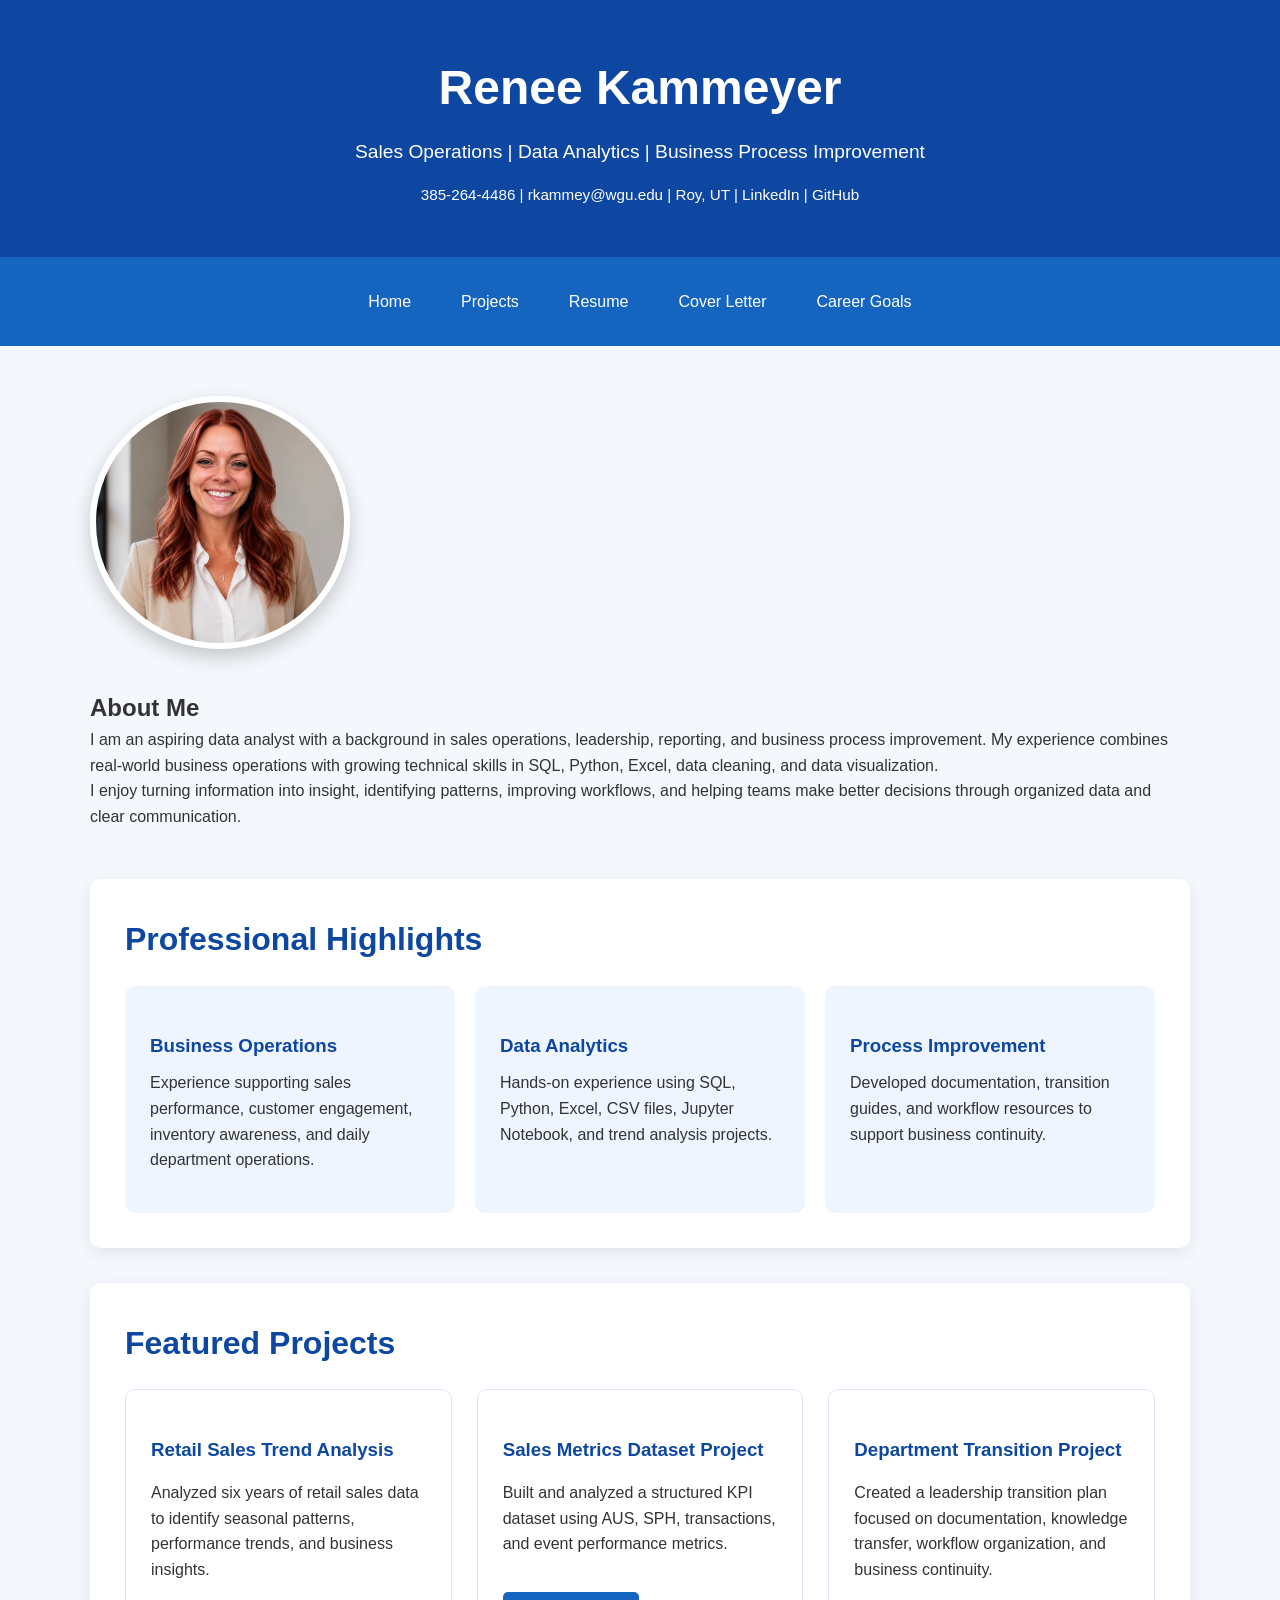
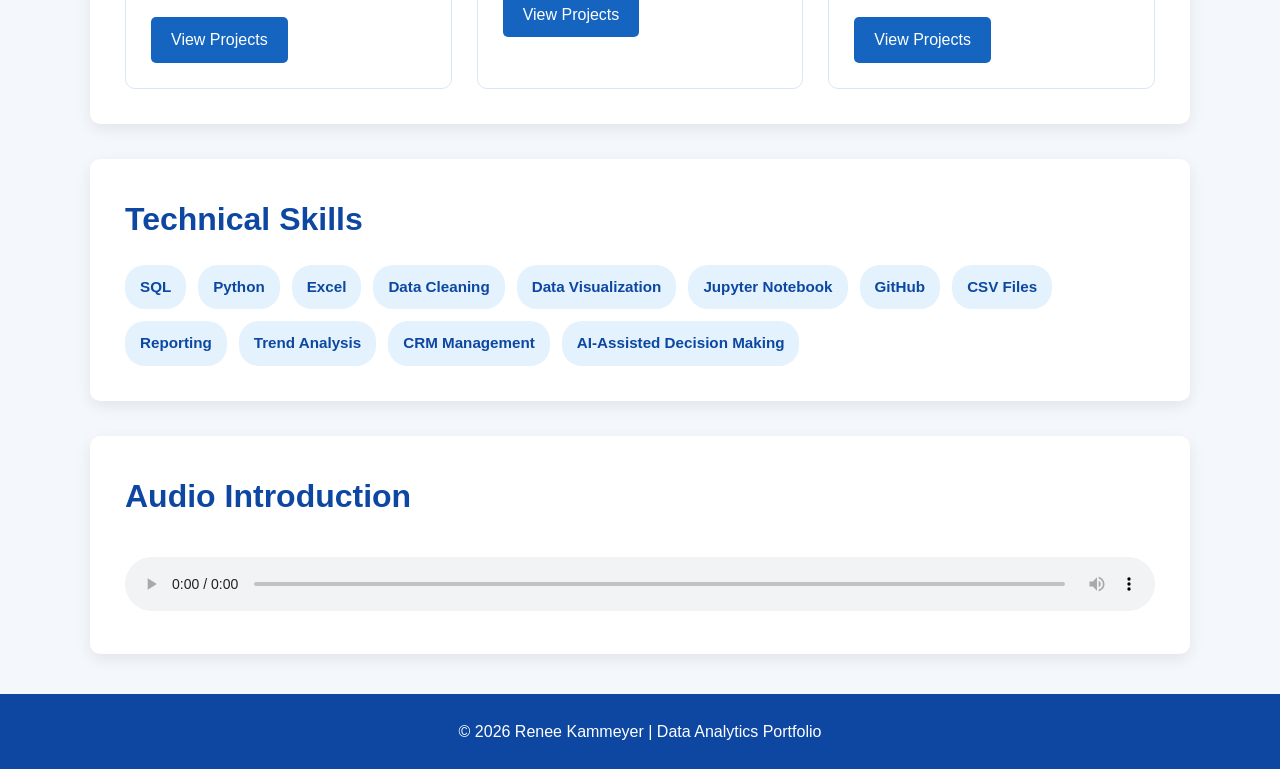
<file: index.html>
<!DOCTYPE html>

<html lang="en">

<head>

    <meta charset="UTF-8">

    <meta name="viewport" content="width=device-width, initial-scale=1.0">

    <title>Renee Kammeyer | Data Analytics Portfolio</title>

    <link rel="stylesheet" href="style.css">

</head>

<body>

<header class="site-header">

    <div class="container">

        <h1>Renee Kammeyer</h1>

        <p class="tagline">Sales Operations | Data Analytics | Business Process Improvement</p>

        <p class="contact-line">

            <a href="tel:3852644486">385-264-4486</a> |

            <a href="mailto:rkammey@wgu.edu">rkammey@wgu.edu</a> |

            Roy, UT |

            <a href="https://www.linkedin.com/in/renee-kammeyer" target="_blank">LinkedIn</a> |

            <a href="https://github.com/rk0928" target="_blank">GitHub</a>

        </p>

    </div>

</header>

<nav class="navbar">

    <a href="index.html">Home</a>

    <a href="projects.html">Projects</a>

    <a href="resume.html">Resume</a>

    <a href="cover-letter.html">Cover Letter</a>

    <a href="career-goals.html">Career Goals</a>

</nav>

<main class="container">

    <section class="hero">

        <img src="profile_2.jpg" alt="Professional photo of Renee Kammeyer" class="profile-photo">

        <div>

            <h2>About Me</h2>

            <p>

                I am an aspiring data analyst with a background in sales operations,

                leadership, reporting, and business process improvement. My experience

                combines real-world business operations with growing technical skills in

                SQL, Python, Excel, data cleaning, and data visualization.

            </p>

            <p>

                I enjoy turning information into insight, identifying patterns, improving

                workflows, and helping teams make better decisions through organized data

                and clear communication.

            </p>

        </div>

    </section>

    <section class="section-box">

        <h2>Professional Highlights</h2>

        <div class="highlight-grid">

            <div class="highlight-card">

                <h3>Business Operations</h3>

                <p>Experience supporting sales performance, customer engagement, inventory awareness, and daily department operations.</p>

            </div>

            <div class="highlight-card">

                <h3>Data Analytics</h3>

                <p>Hands-on experience using SQL, Python, Excel, CSV files, Jupyter Notebook, and trend analysis projects.</p>

            </div>

            <div class="highlight-card">

                <h3>Process Improvement</h3>

                <p>Developed documentation, transition guides, and workflow resources to support business continuity.</p>

            </div>

        </div>

    </section>

    <section class="section-box">

        <h2>Featured Projects</h2>

        <div class="project-grid">

            <div class="project-card">

                <h3>Retail Sales Trend Analysis</h3>

                <p>

                    Analyzed six years of retail sales data to identify seasonal patterns,

                    performance trends, and business insights.

                </p>

                <a href="projects.html" class="button-link">View Projects</a>

            </div>

            <div class="project-card">

                <h3>Sales Metrics Dataset Project</h3>

                <p>

                    Built and analyzed a structured KPI dataset using AUS, SPH,

                    transactions, and event performance metrics.

                </p>

                <a href="projects.html" class="button-link">View Projects</a>

            </div>

            <div class="project-card">

                <h3>Department Transition Project</h3>

                <p>

                    Created a leadership transition plan focused on documentation,

                    knowledge transfer, workflow organization, and business continuity.

                </p>

                <a href="projects.html" class="button-link">View Projects</a>

            </div>

        </div>

    </section>

    <section class="section-box">

        <h2>Technical Skills</h2>

        <div class="skills-grid">

            <span>SQL</span>

            <span>Python</span>

            <span>Excel</span>

            <span>Data Cleaning</span>

            <span>Data Visualization</span>

            <span>Jupyter Notebook</span>

            <span>GitHub</span>

            <span>CSV Files</span>

            <span>Reporting</span>

            <span>Trend Analysis</span>

            <span>CRM Management</span>

            <span>AI-Assisted Decision Making</span>

        </div>

    </section>

    <section class="section-box">

        <h2>Audio Introduction</h2>

        <audio controls>

            <source src="audio_2.m4a" type="audio/mp4">

            Your browser does not support the audio element.

        </audio>

    </section>

</main>

<footer class="site-footer">

    <p>&copy; 2026 Renee Kammeyer | Data Analytics Portfolio</p>

</footer>

</body>

</html>
</file>
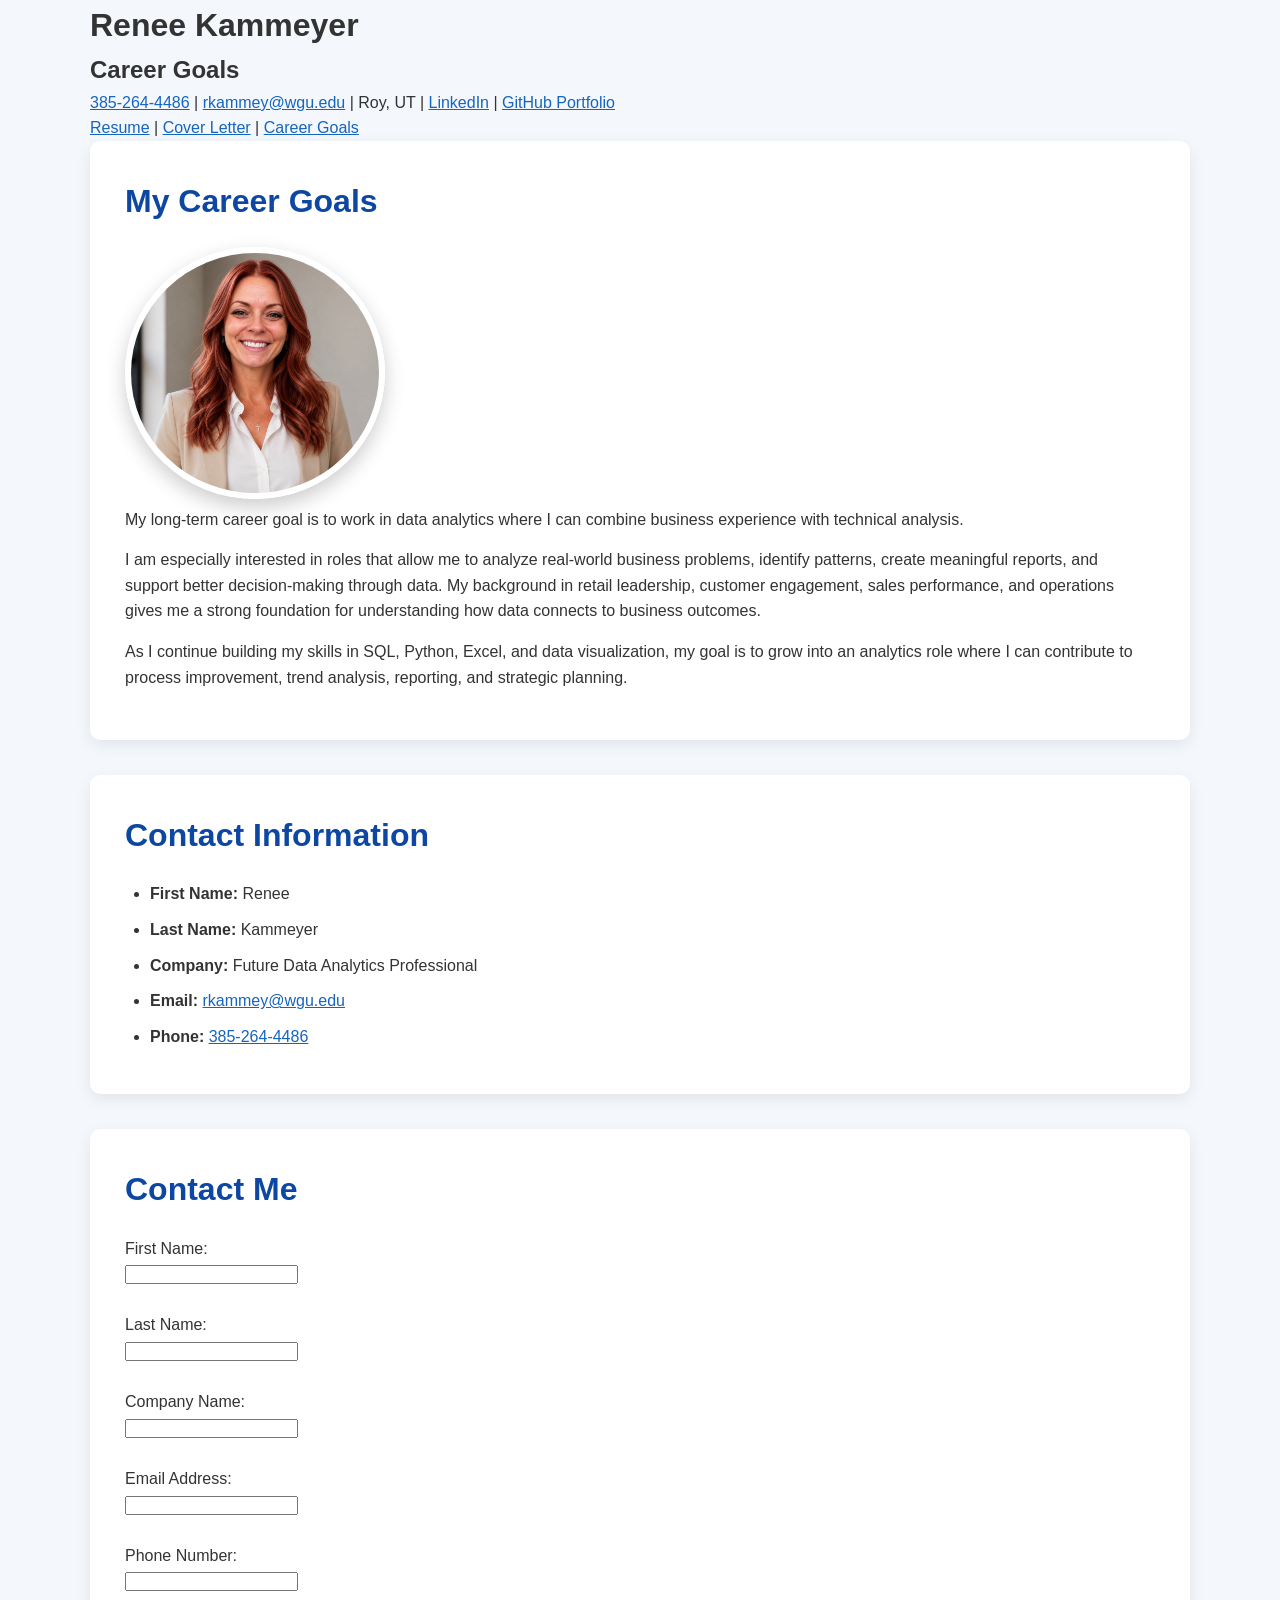
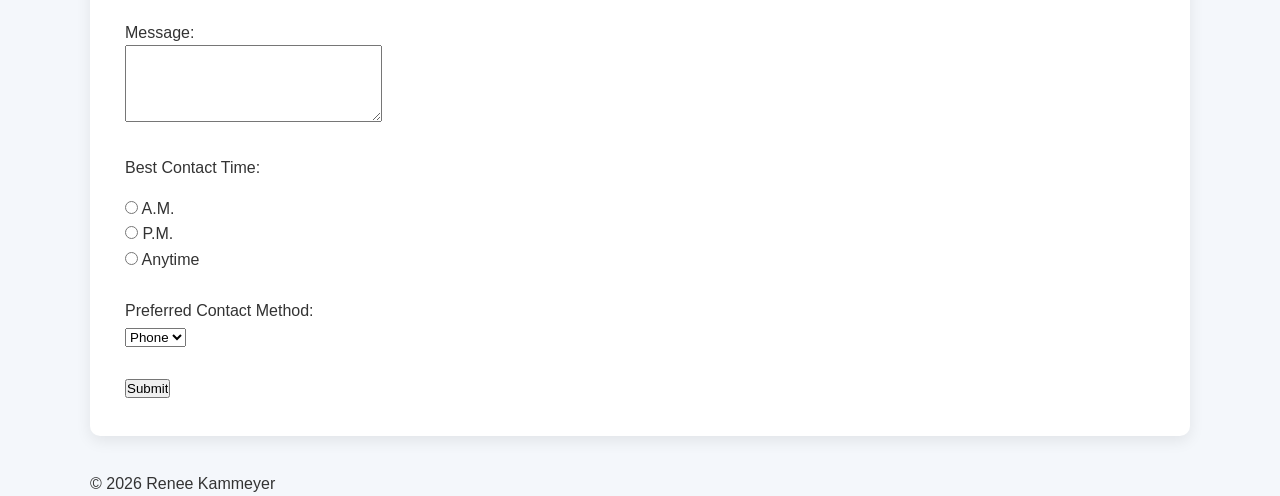
<file: career-goals.html>
<!DOCTYPE html>
<html lang="en">
<head>
    <meta charset="UTF-8">
    <meta name="viewport" content="width=device-width, initial-scale=1.0">
    <title>Career Goals - Renee Kammeyer</title>
    <link rel="stylesheet" href="style.css">
</head>
<body>

<div class="container">

    <header id="main-header">
        <h1 id="main-title">Renee Kammeyer</h1>
        <h2>Career Goals</h2>
        <p>
            <a href="tel:3852644486">385-264-4486</a> |
            <a href="mailto:rkammey@wgu.edu">rkammey@wgu.edu</a> |
            Roy, UT |
            <a href="https://www.linkedin.com/in/renee-kammeyer" target="_blank">LinkedIn</a> |
            <a href="https://github.com/rk0928" target="_blank">GitHub Portfolio</a>
        </p>
    </header>

    <nav class="navigation">
        <a href="index.html">Resume</a> |
        <a href="cover-letter.html">Cover Letter</a> |
        <a href="career-goals.html">Career Goals</a>
    </nav>

    <main>

        <section class="section-box">
            <h2>My Career Goals</h2>

            <img src="profile_2.jpg" alt="Professional photo of Renee Kammeyer" class="profile-photo">

            <p class="highlight">
                My long-term career goal is to work in data analytics where I can combine business experience with technical analysis.
            </p>

            <p>
                I am especially interested in roles that allow me to analyze real-world business problems,
                identify patterns, create meaningful reports, and support better decision-making through data.
                My background in retail leadership, customer engagement, sales performance, and operations gives
                me a strong foundation for understanding how data connects to business outcomes.
            </p>

            <p>
                As I continue building my skills in SQL, Python, Excel, and data visualization, my goal is to grow
                into an analytics role where I can contribute to process improvement, trend analysis, reporting,
                and strategic planning.
            </p>
        </section>

        <section class="section-box">
            <h2>Contact Information</h2>

            <ul class="contact-list">
                <li><strong>First Name:</strong> Renee</li>
                <li><strong>Last Name:</strong> Kammeyer</li>
                <li><strong>Company:</strong> Future Data Analytics Professional</li>
                <li><strong>Email:</strong> <a href="mailto:rkammey@wgu.edu">rkammey@wgu.edu</a></li>
                <li><strong>Phone:</strong> <a href="tel:3852644486">385-264-4486</a></li>
            </ul>
        </section>

        <section class="section-box">
            <h2>Contact Me</h2>

            <form action="https://wp.zybooks.com/form-viewer.php" method="post">

                <label for="firstname">First Name:</label><br>
                <input type="text" id="firstname" name="firstname"><br><br>

                <label for="lastname">Last Name:</label><br>
                <input type="text" id="lastname" name="lastname"><br><br>

                <label for="company">Company Name:</label><br>
                <input type="text" id="company" name="company"><br><br>

                <label for="email">Email Address:</label><br>
                <input type="email" id="email" name="email"><br><br>

                <label for="phone">Phone Number:</label><br>
                <input type="tel" id="phone" name="phone"><br><br>

                <label for="message">Message:</label><br>
                <textarea id="message" name="message" rows="5" cols="30"></textarea><br><br>

                <p>Best Contact Time:</p>

                <input type="radio" id="am" name="contacttime" value="am">
                <label for="am">A.M.</label><br>

                <input type="radio" id="pm" name="contacttime" value="pm">
                <label for="pm">P.M.</label><br>

                <input type="radio" id="anytime" name="contacttime" value="anytime">
                <label for="anytime">Anytime</label><br><br>

                <label for="contactmethod">Preferred Contact Method:</label><br>
                <select id="contactmethod" name="contactmethod">
                    <option value="phone">Phone</option>
                    <option value="email">Email</option>
                    <option value="text">Text</option>
                </select><br><br>

                <input type="submit" value="Submit">

            </form>
        </section>

    </main>

    <footer id="page-footer">
        <p>&copy; 2026 Renee Kammeyer</p>
    </footer>

</div>

</body>
</html>
</file>
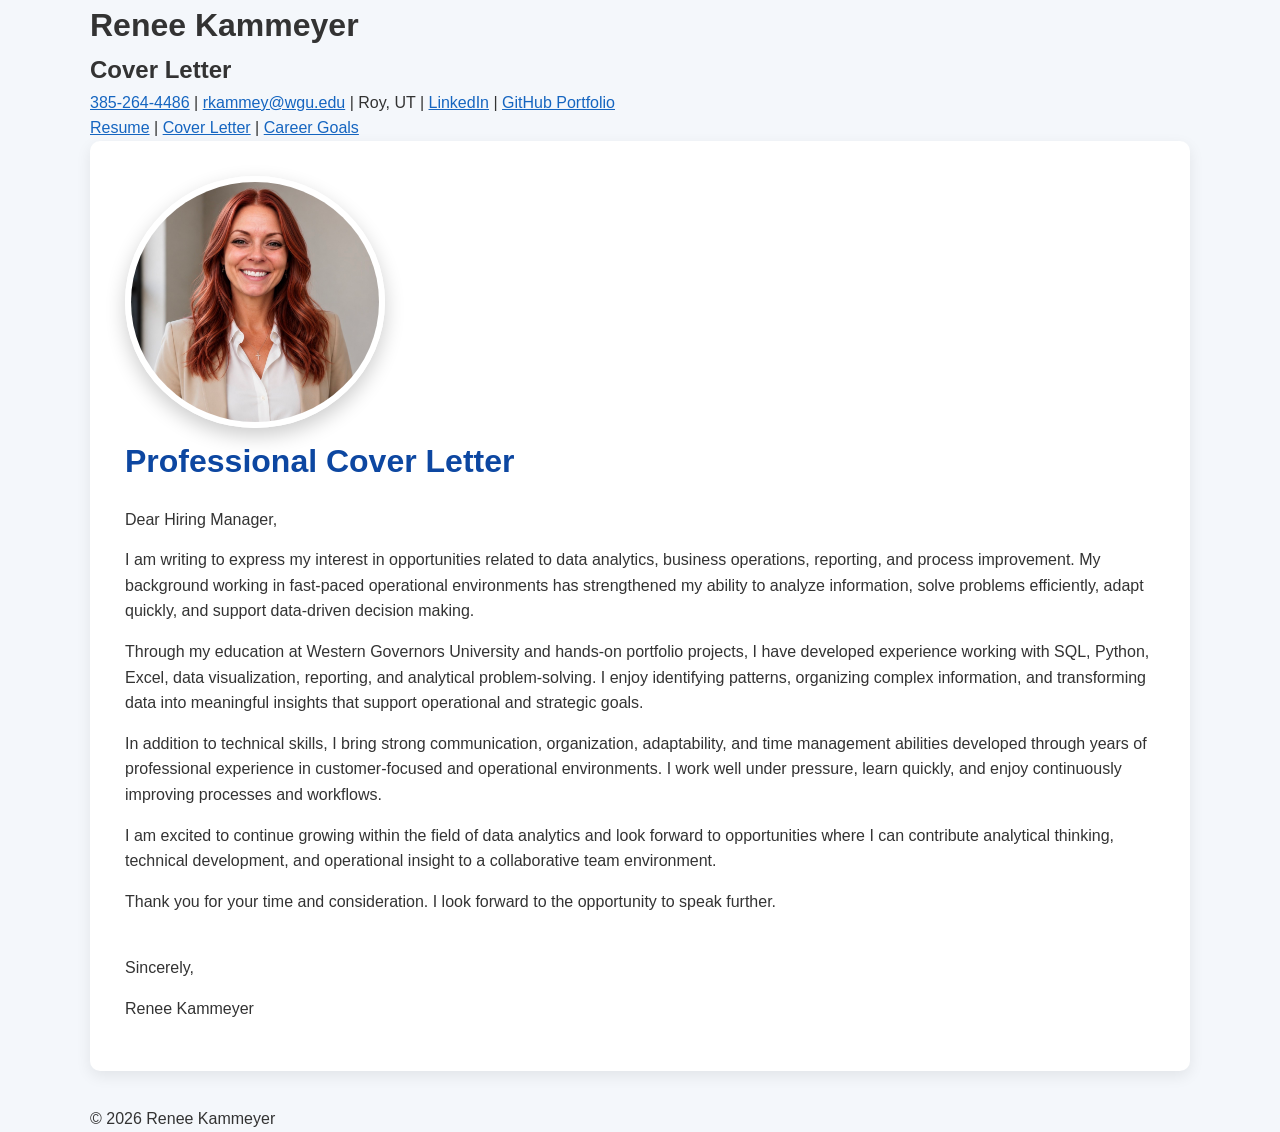
<file: cover-letter.html>
<!DOCTYPE html>
<html lang="en">
<head>
    <meta charset="UTF-8">
    <meta name="viewport" content="width=device-width, initial-scale=1.0">
    <title>Cover Letter - Renee Kammeyer</title>
    <link rel="stylesheet" href="style.css">
</head>
<body>

<div class="container">

    <header id="main-header">
        <h1 id="main-title">Renee Kammeyer</h1>
        <h2>Cover Letter</h2>

        <p>
            <a href="tel:3852644486">385-264-4486</a> |
            <a href="mailto:rkammey@wgu.edu">rkammey@wgu.edu</a> |
            Roy, UT |
            <a href="https://www.linkedin.com/in/renee-kammeyer" target="_blank">LinkedIn</a> |
            <a href="https://github.com/rk0928" target="_blank">GitHub Portfolio</a>
        </p>
    </header>

    <nav class="navigation">
        <a href="index.html">Resume</a> |
        <a href="cover-letter.html">Cover Letter</a> |
        <a href="career-goals.html">Career Goals</a>
    </nav>

    <main>

        <section class="section-box">

            <img src="profile_2.jpg"
                 alt="Professional photo of Renee Kammeyer"
                 class="profile-photo">

            <h2>Professional Cover Letter</h2>

            <p>Dear Hiring Manager,</p>

            <p>
                I am writing to express my interest in opportunities related to
                data analytics, business operations, reporting, and process improvement.
                My background working in fast-paced operational environments has strengthened
                my ability to analyze information, solve problems efficiently, adapt quickly,
                and support data-driven decision making.
            </p>

            <p>
                Through my education at Western Governors University and hands-on portfolio
                projects, I have developed experience working with SQL, Python, Excel,
                data visualization, reporting, and analytical problem-solving.
                I enjoy identifying patterns, organizing complex information,
                and transforming data into meaningful insights that support
                operational and strategic goals.
            </p>

            <p>
                In addition to technical skills, I bring strong communication,
                organization, adaptability, and time management abilities developed
                through years of professional experience in customer-focused and
                operational environments. I work well under pressure, learn quickly,
                and enjoy continuously improving processes and workflows.
            </p>

            <p>
                I am excited to continue growing within the field of data analytics
                and look forward to opportunities where I can contribute analytical
                thinking, technical development, and operational insight to a
                collaborative team environment.
            </p>

            <p>
                Thank you for your time and consideration.
                I look forward to the opportunity to speak further.
            </p>

            <br>

            <p>Sincerely,</p>

            <p class="highlight">
                Renee Kammeyer
            </p>

        </section>

    </main>

    <footer id="page-footer">
        <p>&copy; 2026 Renee Kammeyer</p>
    </footer>

</div>

</body>
</html>
</file>
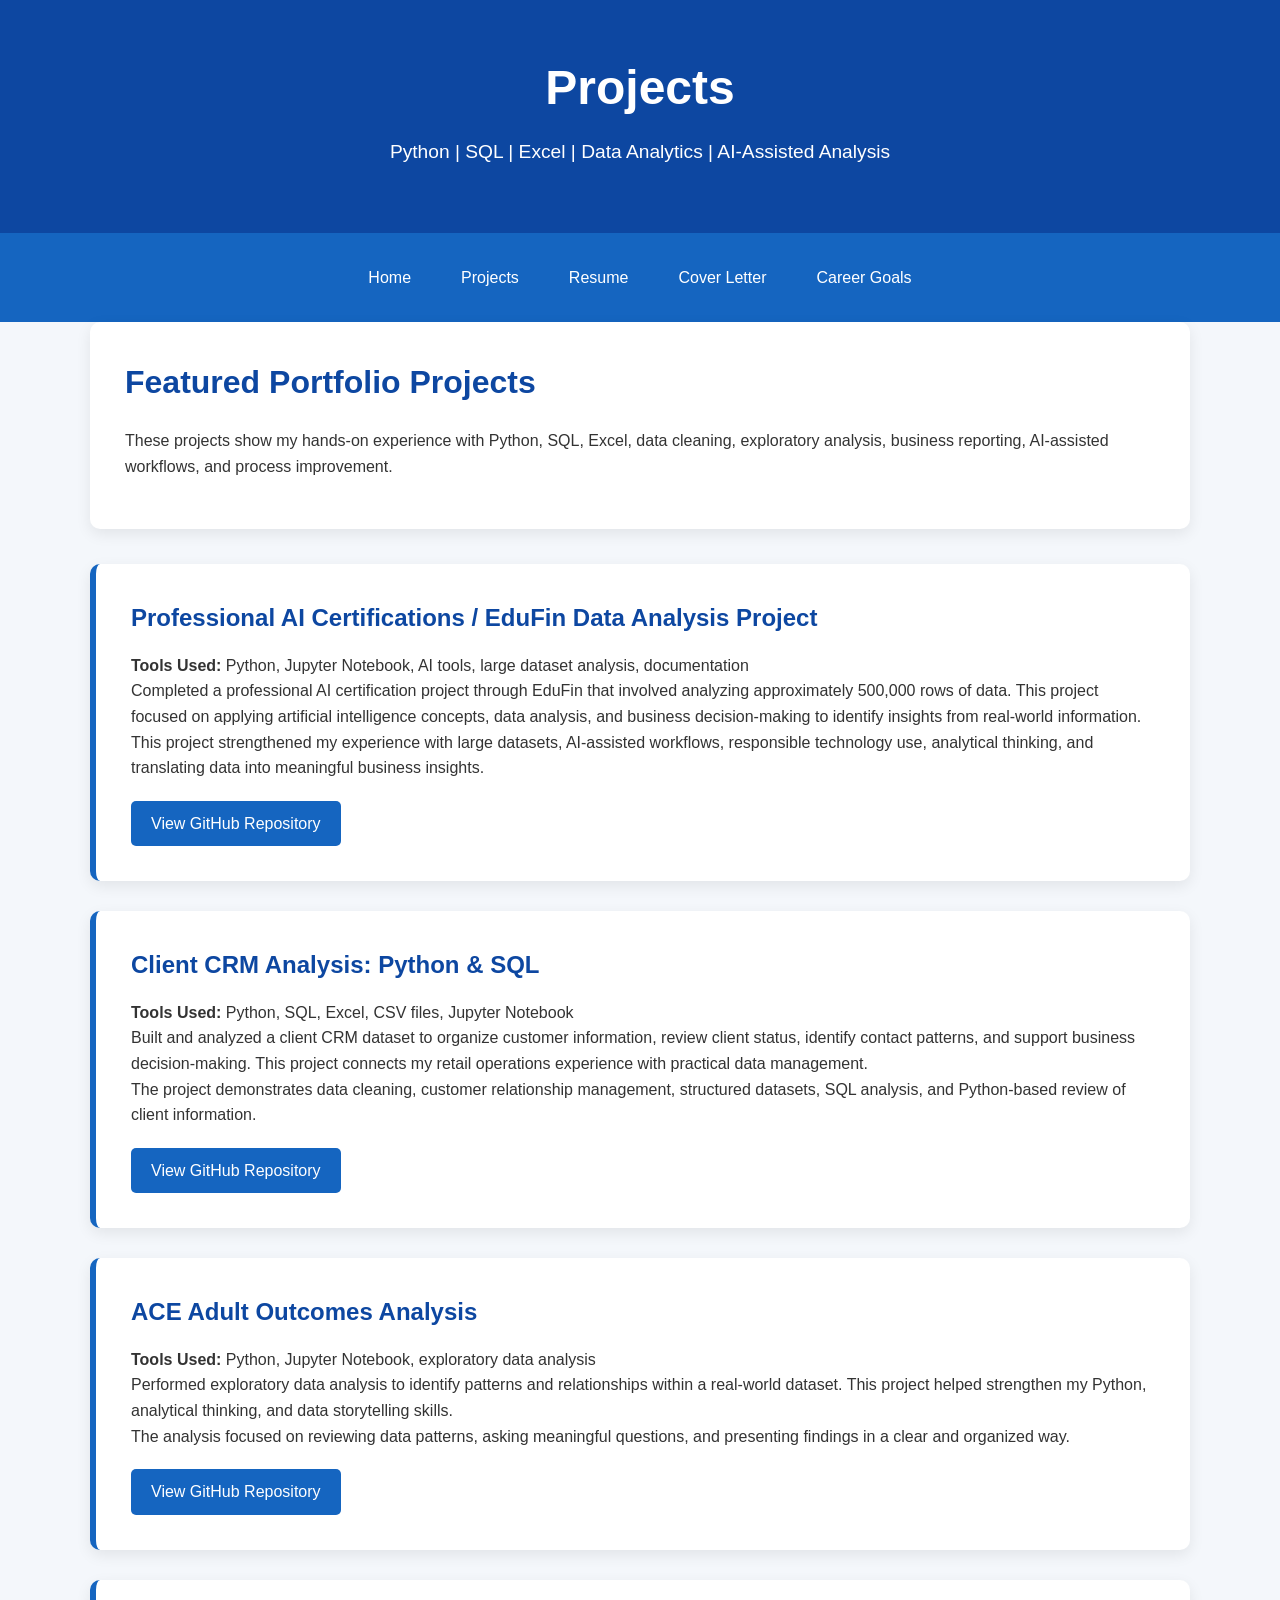
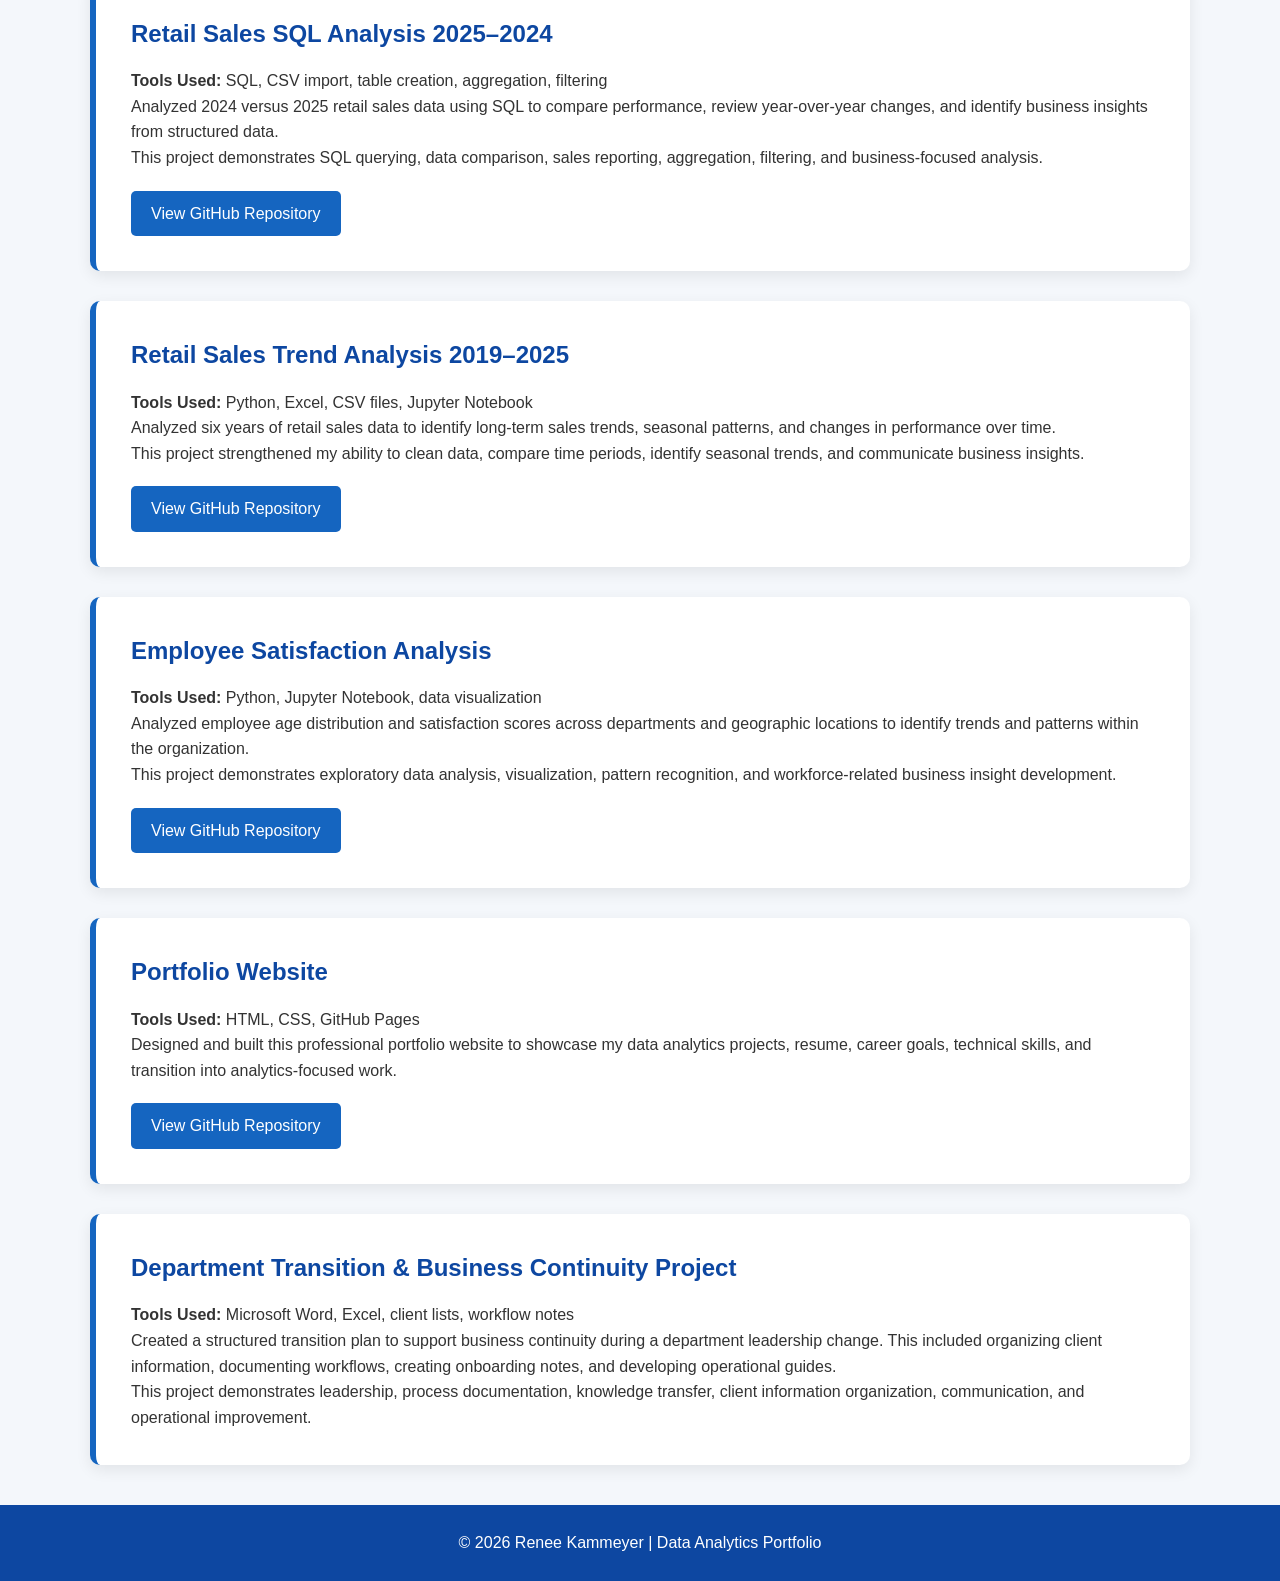
<file: projects.html>
<!DOCTYPE html>

<html lang="en">

<head>

    <meta charset="UTF-8">

    <meta name="viewport" content="width=device-width, initial-scale=1.0">

    <title>Projects | Renee Kammeyer</title>

    <link rel="stylesheet" href="style.css">

</head>

<body>

<header class="site-header">

    <div class="container">

        <h1>Projects</h1>

        <p class="tagline">Python | SQL | Excel | Data Analytics | AI-Assisted Analysis</p>

    </div>

</header>

<nav class="navbar">

    <a href="index.html">Home</a>

    <a href="projects.html">Projects</a>

    <a href="resume.html">Resume</a>

    <a href="cover-letter.html">Cover Letter</a>

    <a href="career-goals.html">Career Goals</a>

</nav>

<main class="container">

    <section class="section-box">

        <h2>Featured Portfolio Projects</h2>

        <p>

            These projects show my hands-on experience with Python, SQL, Excel,

            data cleaning, exploratory analysis, business reporting, AI-assisted workflows,

            and process improvement.

        </p>

    </section>

    <section class="project-detail">

        <h2>Professional AI Certifications / EduFin Data Analysis Project</h2>

        <p><strong>Tools Used:</strong> Python, Jupyter Notebook, AI tools, large dataset analysis, documentation</p>

        <p>

            Completed a professional AI certification project through EduFin that involved

            analyzing approximately 500,000 rows of data. This project focused on applying

            artificial intelligence concepts, data analysis, and business decision-making

            to identify insights from real-world information.

        </p>

        <p>

            This project strengthened my experience with large datasets, AI-assisted workflows,

            responsible technology use, analytical thinking, and translating data into meaningful

            business insights.

        </p>

        <a href="https://github.com/rk0928/professional-ai-certifications" target="_blank" class="button-link">

            View GitHub Repository

        </a>

    </section>

    <section class="project-detail">

        <h2>Client CRM Analysis: Python & SQL</h2>

        <p><strong>Tools Used:</strong> Python, SQL, Excel, CSV files, Jupyter Notebook</p>

        <p>

            Built and analyzed a client CRM dataset to organize customer information,

            review client status, identify contact patterns, and support business decision-making.

            This project connects my retail operations experience with practical data management.

        </p>

        <p>

            The project demonstrates data cleaning, customer relationship management,

            structured datasets, SQL analysis, and Python-based review of client information.

        </p>

        <a href="https://github.com/rk0928/client-crm-analysis-pyton-sql" target="_blank" class="button-link">

            View GitHub Repository

        </a>

    </section>

    <section class="project-detail">

        <h2>ACE Adult Outcomes Analysis</h2>

        <p><strong>Tools Used:</strong> Python, Jupyter Notebook, exploratory data analysis</p>

        <p>

            Performed exploratory data analysis to identify patterns and relationships

            within a real-world dataset. This project helped strengthen my Python,

            analytical thinking, and data storytelling skills.

        </p>

        <p>

            The analysis focused on reviewing data patterns, asking meaningful questions,

            and presenting findings in a clear and organized way.

        </p>

        <a href="https://github.com/rk0928/ace-adult-outcomes-analysis" target="_blank" class="button-link">

            View GitHub Repository

        </a>

    </section>

    <section class="project-detail">

        <h2>Retail Sales SQL Analysis 2025–2024</h2>

        <p><strong>Tools Used:</strong> SQL, CSV import, table creation, aggregation, filtering</p>

        <p>

            Analyzed 2024 versus 2025 retail sales data using SQL to compare performance,

            review year-over-year changes, and identify business insights from structured data.

        </p>

        <p>

            This project demonstrates SQL querying, data comparison, sales reporting,

            aggregation, filtering, and business-focused analysis.

        </p>

        <a href="https://github.com/rk0928/retail-sales-sql-analysis-2025-2024" target="_blank" class="button-link">

            View GitHub Repository

        </a>

    </section>

    <section class="project-detail">

        <h2>Retail Sales Trend Analysis 2019–2025</h2>

        <p><strong>Tools Used:</strong> Python, Excel, CSV files, Jupyter Notebook</p>

        <p>

            Analyzed six years of retail sales data to identify long-term sales trends,

            seasonal patterns, and changes in performance over time.

        </p>

        <p>

            This project strengthened my ability to clean data, compare time periods,

            identify seasonal trends, and communicate business insights.

        </p>

        <a href="https://github.com/rk0928/retail-sales-trend-analysis-2019-2025" target="_blank" class="button-link">

            View GitHub Repository

        </a>

    </section>

    <section class="project-detail">

        <h2>Employee Satisfaction Analysis</h2>

        <p><strong>Tools Used:</strong> Python, Jupyter Notebook, data visualization</p>

        <p>

            Analyzed employee age distribution and satisfaction scores across departments

            and geographic locations to identify trends and patterns within the organization.

        </p>

        <p>

            This project demonstrates exploratory data analysis, visualization,

            pattern recognition, and workforce-related business insight development.

        </p>

        <a href="https://github.com/rk0928/employee-satisfaction-analysis" target="_blank" class="button-link">

            View GitHub Repository

        </a>

    </section>

    <section class="project-detail">

        <h2>Portfolio Website</h2>

        <p><strong>Tools Used:</strong> HTML, CSS, GitHub Pages</p>

        <p>

            Designed and built this professional portfolio website to showcase my

            data analytics projects, resume, career goals, technical skills, and

            transition into analytics-focused work.

        </p>

        <a href="https://rk0928.github.io/Renee-Kammeyer-portfolio/" target="_blank" class="button-link">

            View GitHub Repository

        </a>

    </section>

    <section class="project-detail">

        <h2>Department Transition & Business Continuity Project</h2>

        <p><strong>Tools Used:</strong> Microsoft Word, Excel, client lists, workflow notes</p>

        <p>

            Created a structured transition plan to support business continuity during a

            department leadership change. This included organizing client information,

            documenting workflows, creating onboarding notes, and developing operational guides.

        </p>

        <p>

            This project demonstrates leadership, process documentation, knowledge transfer,

            client information organization, communication, and operational improvement.

        </p>

    </section>

</main>

<footer class="site-footer">

    <p>&copy; 2026 Renee Kammeyer | Data Analytics Portfolio</p>

</footer>

</body>

</html>
</file>
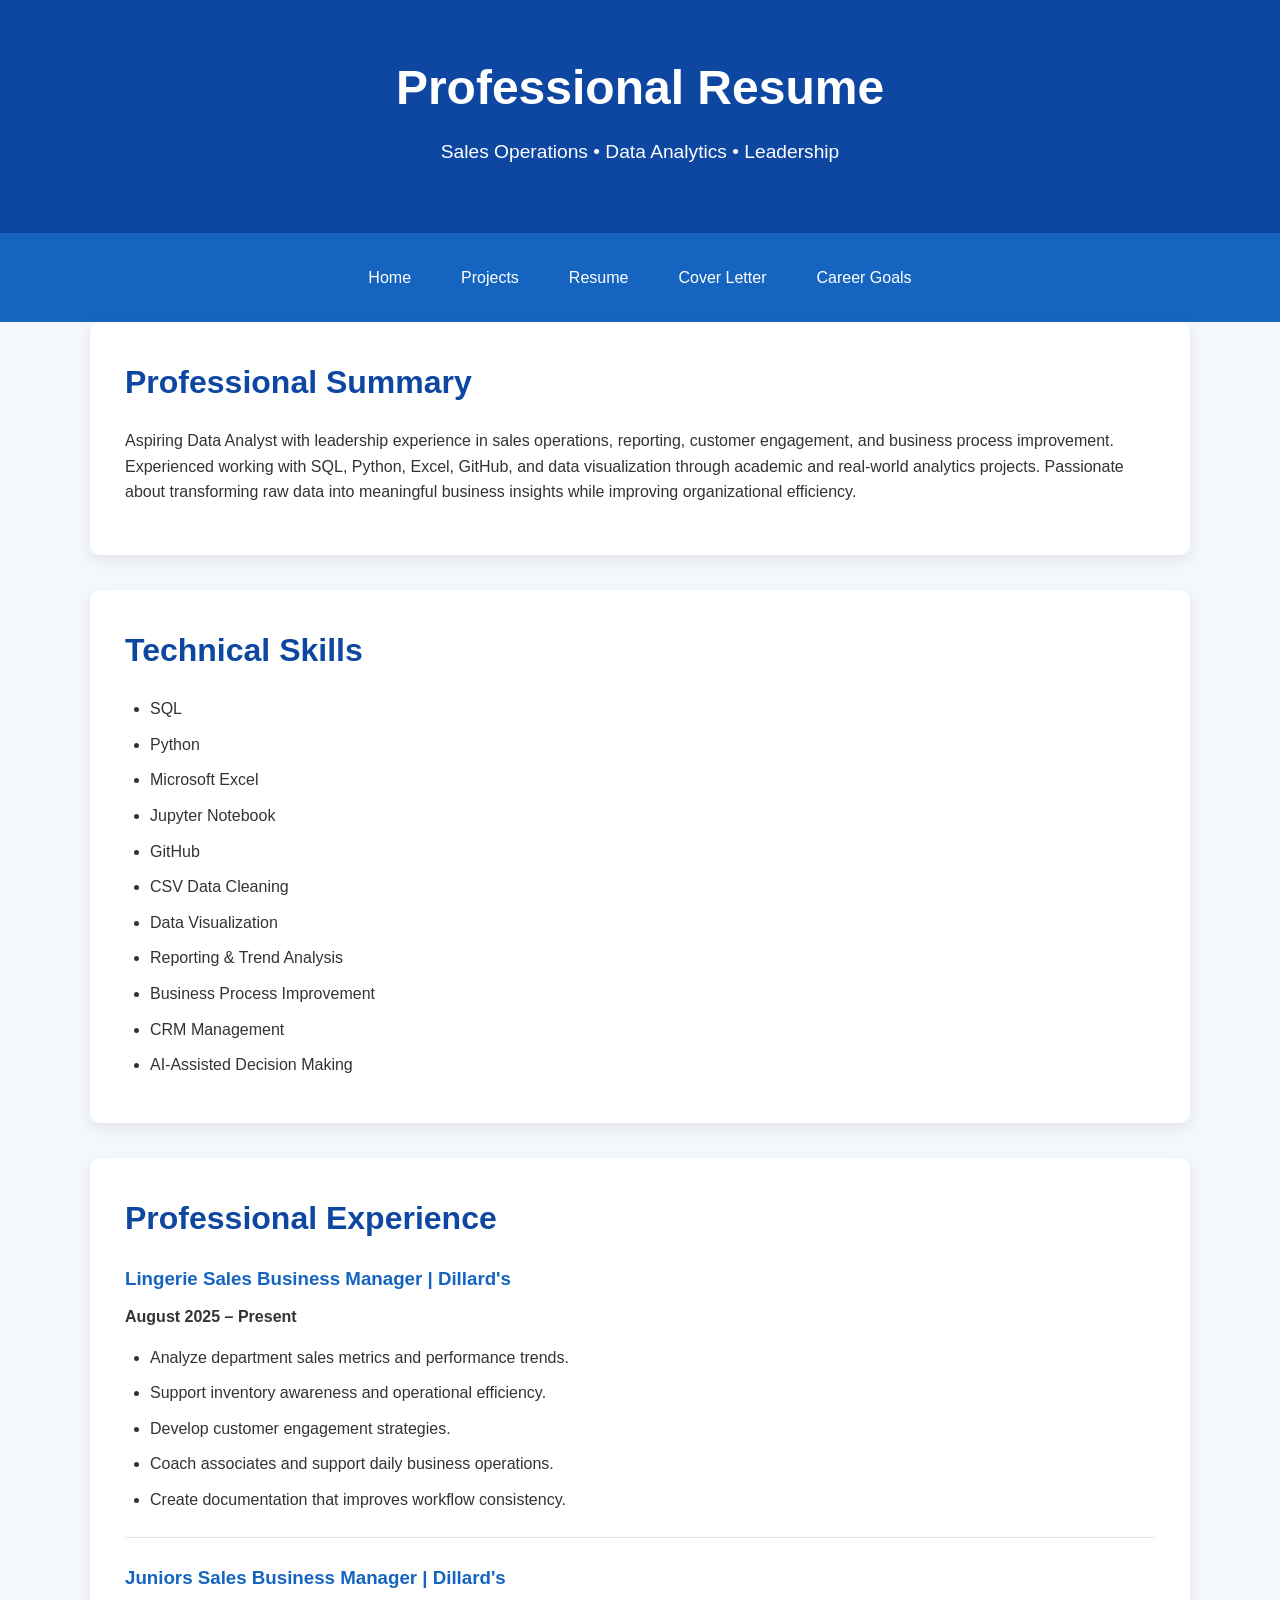
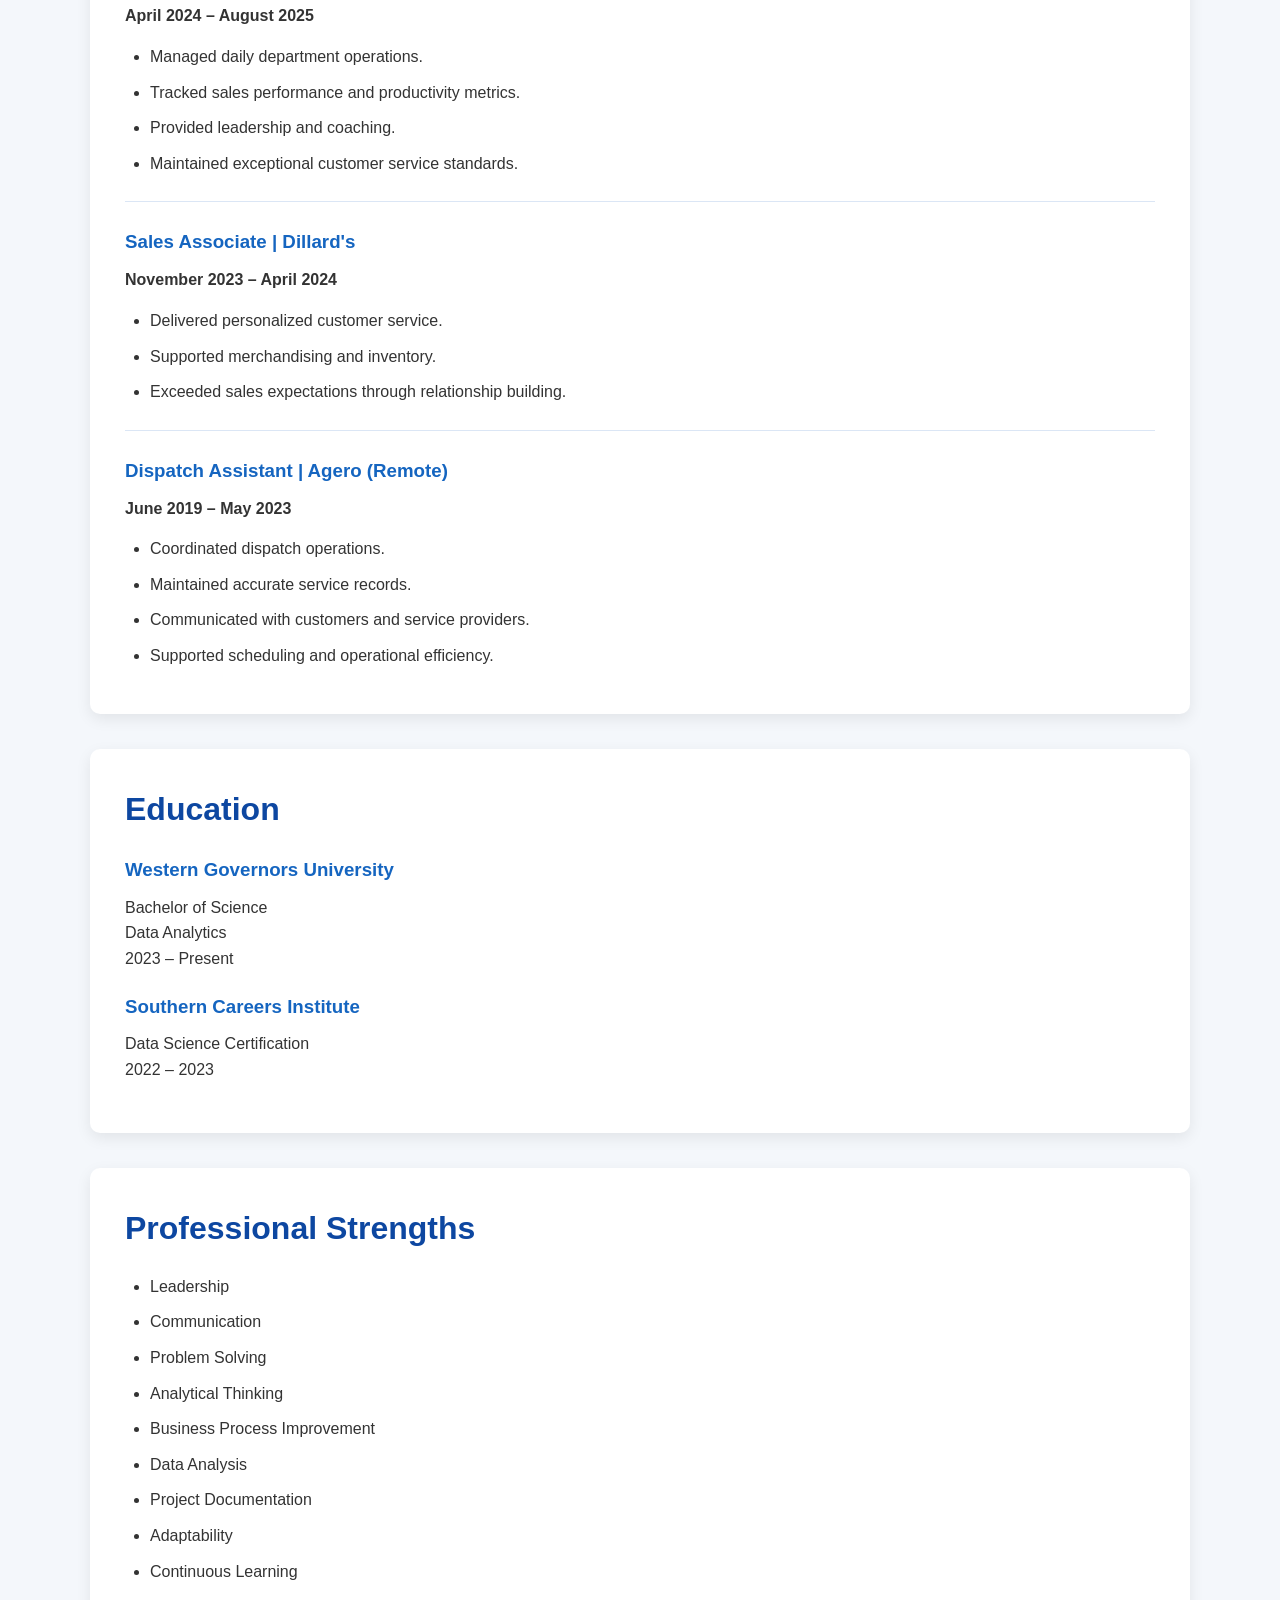
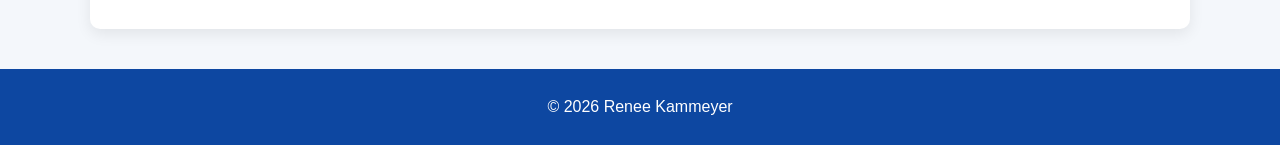
<file: resume.html>
<!DOCTYPE html>

<html lang="en">

<head>

    <meta charset="UTF-8">

    <meta name="viewport" content="width=device-width, initial-scale=1.0">

    <title>Resume | Renee Kammeyer</title>

    <link rel="stylesheet" href="style.css">

</head>

<body>

<header class="site-header">

    <div class="container">

        <h1>Professional Resume</h1>

        <p class="tagline">Sales Operations • Data Analytics • Leadership</p>

    </div>

</header>

<nav class="navbar">

    <a href="index.html">Home</a>

    <a href="projects.html">Projects</a>

    <a href="resume.html">Resume</a>

    <a href="cover-letter.html">Cover Letter</a>

    <a href="career-goals.html">Career Goals</a>

</nav>

<main class="container">

<section class="section-box">

<h2>Professional Summary</h2>

<p>

Aspiring Data Analyst with leadership experience in sales operations, reporting,

customer engagement, and business process improvement. Experienced working with

SQL, Python, Excel, GitHub, and data visualization through academic and

real-world analytics projects. Passionate about transforming raw data into

meaningful business insights while improving organizational efficiency.

</p>

</section>

<section class="section-box">

<h2>Technical Skills</h2>

<ul>

<li>SQL</li>

<li>Python</li>

<li>Microsoft Excel</li>

<li>Jupyter Notebook</li>

<li>GitHub</li>

<li>CSV Data Cleaning</li>

<li>Data Visualization</li>

<li>Reporting & Trend Analysis</li>

<li>Business Process Improvement</li>

<li>CRM Management</li>

<li>AI-Assisted Decision Making</li>

</ul>

</section>

<section class="section-box">

<h2>Professional Experience</h2>

<h3>Lingerie Sales Business Manager | Dillard's</h3>

<p><strong>August 2025 – Present</strong></p>

<ul>

<li>Analyze department sales metrics and performance trends.</li>

<li>Support inventory awareness and operational efficiency.</li>

<li>Develop customer engagement strategies.</li>

<li>Coach associates and support daily business operations.</li>

<li>Create documentation that improves workflow consistency.</li>

</ul>

<hr>

<h3>Juniors Sales Business Manager | Dillard's</h3>

<p><strong>April 2024 – August 2025</strong></p>

<ul>

<li>Managed daily department operations.</li>

<li>Tracked sales performance and productivity metrics.</li>

<li>Provided leadership and coaching.</li>

<li>Maintained exceptional customer service standards.</li>

</ul>

<hr>

<h3>Sales Associate | Dillard's</h3>

<p><strong>November 2023 – April 2024</strong></p>

<ul>

<li>Delivered personalized customer service.</li>

<li>Supported merchandising and inventory.</li>

<li>Exceeded sales expectations through relationship building.</li>

</ul>

<hr>

<h3>Dispatch Assistant | Agero (Remote)</h3>

<p><strong>June 2019 – May 2023</strong></p>

<ul>

<li>Coordinated dispatch operations.</li>

<li>Maintained accurate service records.</li>

<li>Communicated with customers and service providers.</li>

<li>Supported scheduling and operational efficiency.</li>

</ul>

</section>

<section class="section-box">

<h2>Education</h2>

<h3>Western Governors University</h3>

<p>

Bachelor of Science<br>

Data Analytics<br>

2023 – Present

</p>

<h3>Southern Careers Institute</h3>

<p>

Data Science Certification<br>

2022 – 2023

</p>

</section>

<section class="section-box">

<h2>Professional Strengths</h2>

<ul>

<li>Leadership</li>

<li>Communication</li>

<li>Problem Solving</li>

<li>Analytical Thinking</li>

<li>Business Process Improvement</li>

<li>Data Analysis</li>

<li>Project Documentation</li>

<li>Adaptability</li>

<li>Continuous Learning</li>

</ul>

</section>

</main>

<footer class="site-footer">

<p>&copy; 2026 Renee Kammeyer</p>

</footer>

</body>

</html>
</file>
<file: style.css>
/* ==========================================

   Renee Kammeyer Portfolio

   style.css

========================================== */

*{

    margin:0;

    padding:0;

    box-sizing:border-box;

}

body{

    font-family:Arial, Helvetica, sans-serif;

    background:#f4f7fb;

    color:#333;

    line-height:1.6;

}

.container{

    width:90%;

    max-width:1100px;

    margin:auto;

}

/* HEADER */

.site-header{

    background:#0d47a1;

    color:white;

    text-align:center;

    padding:50px 20px;

}

.site-header h1{

    font-size:3rem;

    margin-bottom:10px;

}

.tagline{

    font-size:1.2rem;

    margin-bottom:15px;

}

.contact-line{

    font-size:.95rem;

}

.contact-line a{

    color:white;

    text-decoration:none;

}

.contact-line a:hover{

    text-decoration:underline;

}

/* NAVIGATION */

.navbar{

    background:#1565c0;

    display:flex;

    justify-content:center;

    flex-wrap:wrap;

    padding:15px;

}

.navbar a{

    color:white;

    text-decoration:none;

    padding:12px 20px;

    margin:5px;

    border-radius:5px;

    transition:.3s;

}

.navbar a:hover{

    background:white;

    color:#1565c0;

}

/* HERO */

.hero{

    display:flex;

    align-items:center;

    gap:40px;

    margin:50px 0;

    flex-wrap:wrap;

}

.profile-photo{

    width:260px;

    border-radius:50%;

    border:6px solid white;

    box-shadow:0 8px 20px rgba(0,0,0,.2);

}

/* SECTION BOXES */

.section-box{

    background:white;

    padding:35px;

    margin-bottom:35px;

    border-radius:10px;

    box-shadow:0 5px 15px rgba(0,0,0,.08);

}

.section-box h2{

    color:#0d47a1;

    margin-bottom:20px;

    font-size:2rem;

}

.section-box h3{

    color:#1565c0;

    margin-top:20px;

    margin-bottom:10px;

}

.section-box p{

    margin-bottom:15px;

}

/* HIGHLIGHTS */

.highlight-grid{

    display:grid;

    grid-template-columns:repeat(auto-fit,minmax(250px,1fr));

    gap:20px;

}

.highlight-card{

    background:#eef5ff;

    padding:25px;

    border-radius:10px;

    transition:.3s;

}

.highlight-card:hover{

    transform:translateY(-5px);

    box-shadow:0 8px 20px rgba(0,0,0,.15);

}

.highlight-card h3{

    color:#0d47a1;

}

/* PROJECTS */

.project-grid{

    display:grid;

    grid-template-columns:repeat(auto-fit,minmax(300px,1fr));

    gap:25px;

}

.project-card{

    background:white;

    border:1px solid #dbe6f5;

    border-radius:10px;

    padding:25px;

    transition:.3s;

}

.project-card:hover{

    transform:translateY(-6px);

    box-shadow:0 10px 25px rgba(0,0,0,.15);

}

.project-card h3{

    color:#0d47a1;

    margin-bottom:15px;

}

.button-link{

    display:inline-block;

    margin-top:20px;

    background:#1565c0;

    color:white;

    padding:10px 20px;

    text-decoration:none;

    border-radius:5px;

    transition:.3s;

}

.button-link:hover{

    background:#0d47a1;

}
/* SKILLS */

.skills-grid{

    display:flex;

    flex-wrap:wrap;

    gap:12px;

}

.skills-grid span{

    background:#e3f2fd;

    color:#0d47a1;

    padding:10px 15px;

    border-radius:20px;

    font-weight:bold;

    font-size:.95rem;

}

/* PROJECT DETAIL PAGES */

.project-detail{

    background:white;

    padding:35px;

    margin-bottom:30px;

    border-left:6px solid #1565c0;

    border-radius:10px;

    box-shadow:0 5px 15px rgba(0,0,0,.08);

}

.project-detail h2{

    color:#0d47a1;

    margin-bottom:15px;

}

.project-detail h3{

    color:#1565c0;

    margin-top:20px;

    margin-bottom:10px;

}

.project-detail ul{

    margin-left:25px;

    margin-top:10px;

}

.project-detail li{

    margin-bottom:8px;

}

/* LISTS */

ul{

    margin-left:25px;

    margin-top:10px;

}

li{

    margin-bottom:10px;

}

/* AUDIO */

audio{

    width:100%;

    margin-top:15px;

}

/* RESUME PAGE */

hr{

    border:none;

    border-top:1px solid #dbe6f5;

    margin:25px 0;

}

/* FOOTER */

.site-footer{

    background:#0d47a1;

    color:white;

    text-align:center;

    padding:25px;

    margin-top:40px;

}

/* LINKS */

a{

    color:#1565c0;

}

a:hover{

    color:#0d47a1;

}

/* RESPONSIVE DESIGN */

@media(max-width:768px){

    .site-header h1{

        font-size:2.2rem;

    }

    .tagline{

        font-size:1rem;

    }

    .navbar{

        flex-direction:column;

        align-items:center;

    }

    .navbar a{

        width:90%;

        text-align:center;

    }

    .hero{

        flex-direction:column;

        text-align:center;

    }

    .profile-photo{

        width:200px;

    }

    .section-box{

        padding:25px;

    }

    .section-box h2{

        font-size:1.6rem;

    }

    .project-grid{

        grid-template-columns:1fr;

    }

    .highlight-grid{

        grid-template-columns:1fr;

    }

}

@media(max-width:480px){

    .site-header{

        padding:35px 15px;

    }

    .site-header h1{

        font-size:1.9rem;

    }

    .container{

        width:94%;

    }

    .section-box{

        padding:20px;

    }

    .button-link{

        width:100%;

        text-align:center;

    }

}
</file>
